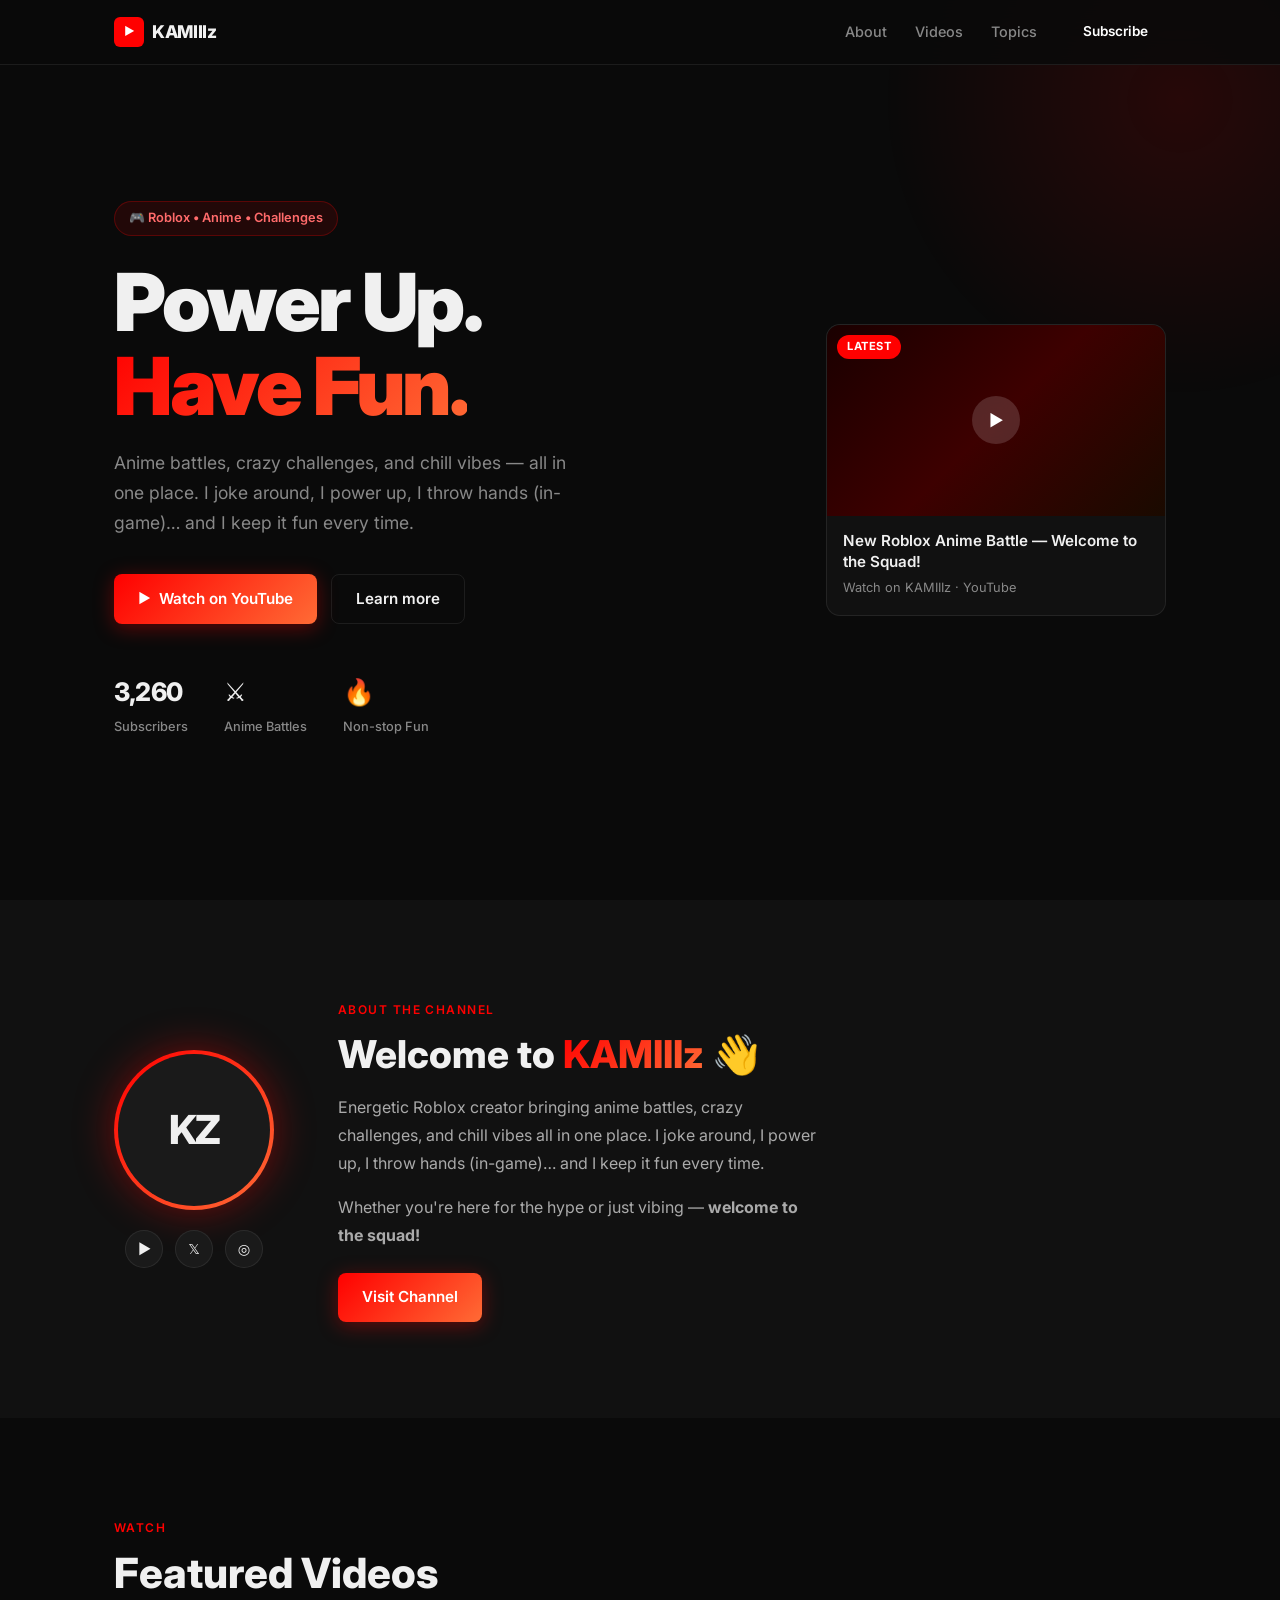
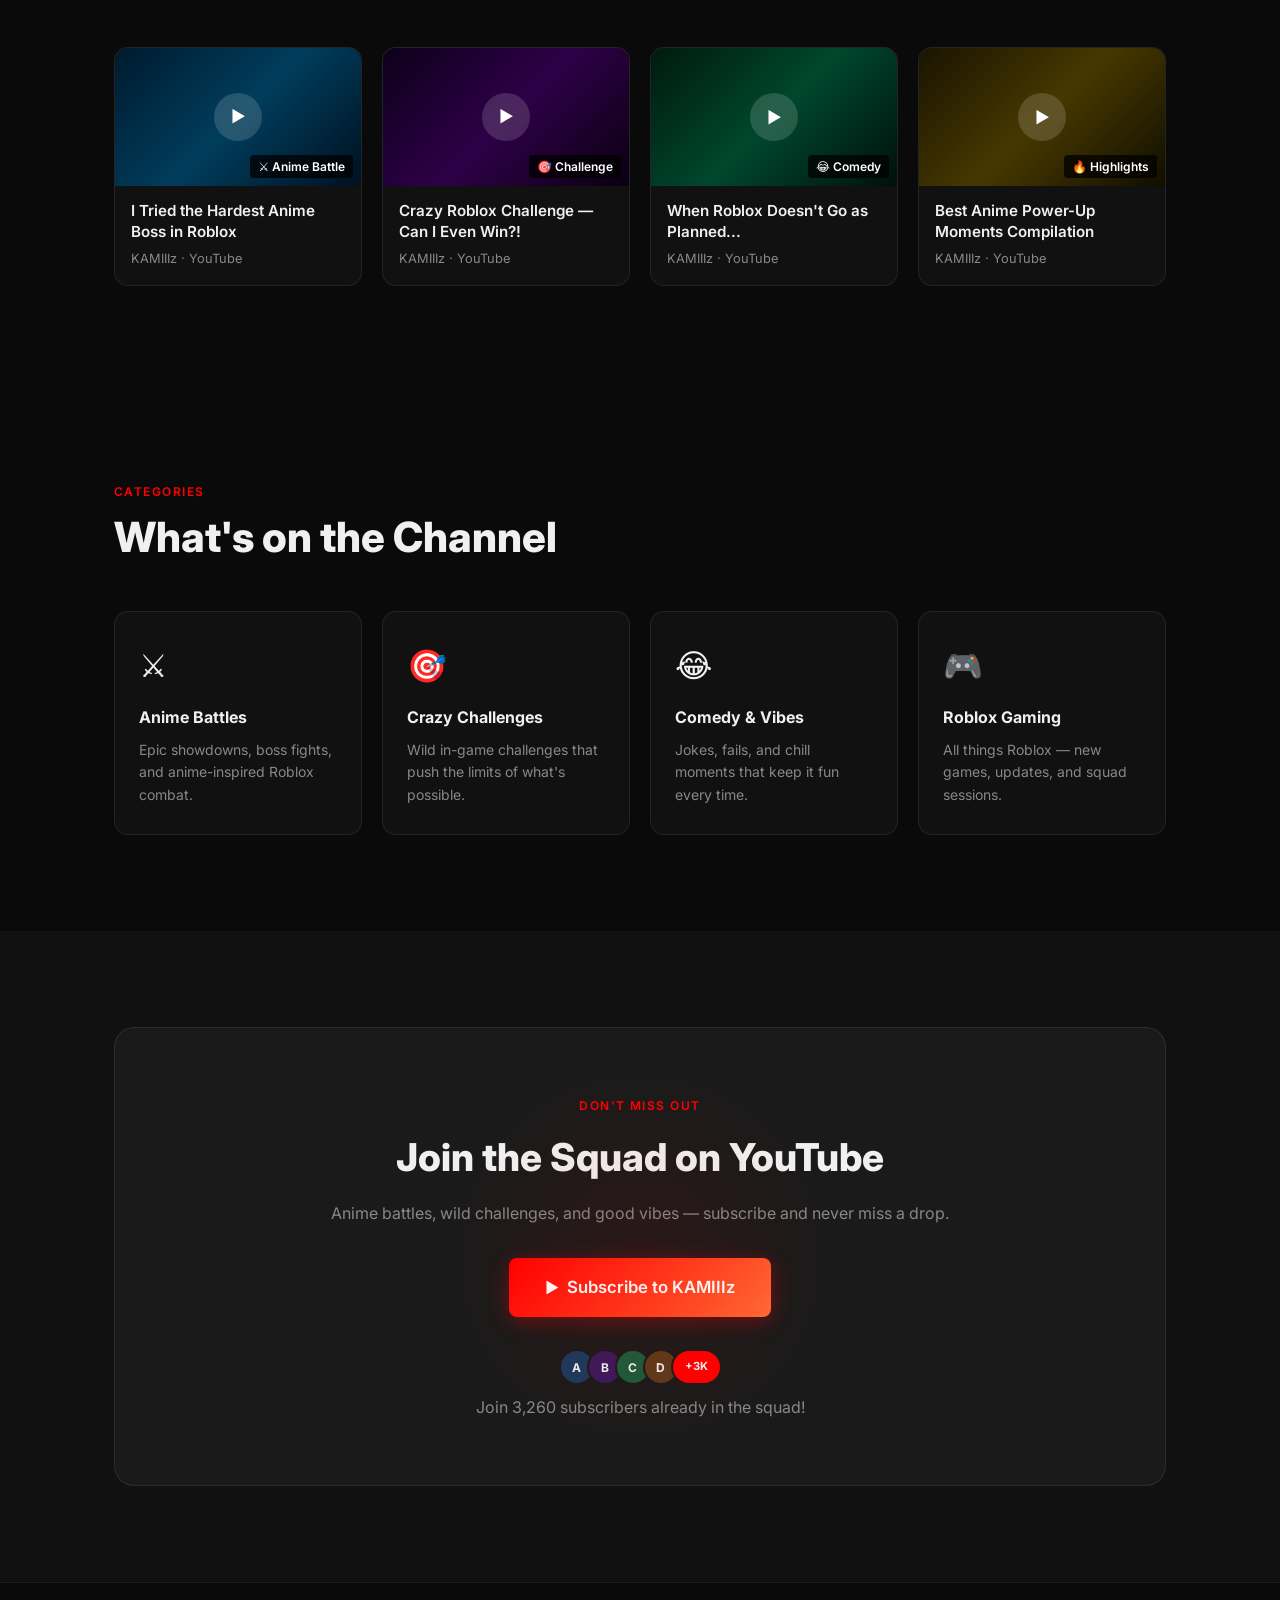
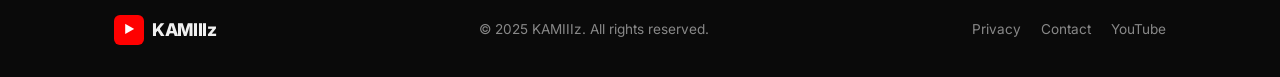
<file: index.html>
<!DOCTYPE html>
<html lang="en">
<head>
  <meta charset="UTF-8" />
  <meta name="viewport" content="width=device-width, initial-scale=1.0" />
  <title>KAMIIIz — YouTube</title>
  <link rel="stylesheet" href="style.css" />
  <link rel="preconnect" href="https://fonts.googleapis.com" />
  <link rel="preconnect" href="https://fonts.gstatic.com" crossorigin />
  <link href="https://fonts.googleapis.com/css2?family=Inter:wght@400;500;600;700;800;900&display=swap" rel="stylesheet" />
</head>
<body>

  <!-- NAV -->
  <header class="nav">
    <div class="nav__inner">
      <a href="#" class="nav__logo">
        <span class="logo-icon">▶</span>
        KAMIIIz
      </a>
      <nav class="nav__links">
        <a href="#about">About</a>
        <a href="#videos">Videos</a>
        <a href="#topics">Topics</a>
        <a href="#subscribe" class="btn btn--sm">Subscribe</a>
      </nav>
      <button class="nav__burger" aria-label="Toggle menu">&#9776;</button>
    </div>
  </header>

  <!-- HERO -->
  <section class="hero">
    <div class="hero__bg"></div>
    <div class="hero__content">
      <div class="hero__badge">🎮 Roblox • Anime • Challenges</div>
      <h1 class="hero__title">
        Power Up.<br />
        <span class="gradient-text">Have Fun.</span>
      </h1>
      <p class="hero__sub">
        Anime battles, crazy challenges, and chill vibes — all in one place.
        I joke around, I power up, I throw hands (in-game)… and I keep it fun every time.
      </p>
      <div class="hero__actions">
        <a href="https://www.youtube.com/@KAMIIIz" target="_blank" rel="noopener" class="btn btn--primary">
          <span class="yt-icon">▶</span> Watch on YouTube
        </a>
        <a href="#about" class="btn btn--ghost">Learn more</a>
      </div>
      <div class="hero__stats">
        <div class="stat">
          <span class="stat__num">3,260</span>
          <span class="stat__label">Subscribers</span>
        </div>
        <div class="stat">
          <span class="stat__num">⚔️</span>
          <span class="stat__label">Anime Battles</span>
        </div>
        <div class="stat">
          <span class="stat__num">🔥</span>
          <span class="stat__label">Non-stop Fun</span>
        </div>
      </div>
    </div>
    <div class="hero__visual">
      <div class="video-card featured">
        <div class="video-card__thumb">
          <div class="play-btn">▶</div>
          <span class="video-card__badge">Latest</span>
        </div>
        <div class="video-card__info">
          <p class="video-card__title">New Roblox Anime Battle — Welcome to the Squad!</p>
          <p class="video-card__meta">Watch on KAMIIIz · YouTube</p>
        </div>
      </div>
    </div>
  </section>

  <!-- ABOUT -->
  <section class="about section" id="about">
    <div class="container">
      <div class="about__grid">
        <div class="about__avatar">
          <div class="avatar-ring">
            <div class="avatar-img">KZ</div>
          </div>
          <div class="about__socials">
            <a href="https://www.youtube.com/@KAMIIIz" target="_blank" rel="noopener" aria-label="YouTube">▶</a>
            <a href="#" aria-label="Twitter">𝕏</a>
            <a href="#" aria-label="Instagram">◎</a>
          </div>
        </div>
        <div class="about__text">
          <span class="section-label">About the Channel</span>
          <h2>Welcome to <span class="gradient-text">KAMIIIz</span> 👋</h2>
          <p>
            Energetic Roblox creator bringing anime battles, crazy challenges, and chill vibes
            all in one place. I joke around, I power up, I throw hands (in-game)… and I keep
            it fun every time.
          </p>
          <p>
            Whether you're here for the hype or just vibing — <strong>welcome to the squad!</strong>
          </p>
          <a href="https://www.youtube.com/@KAMIIIz" target="_blank" rel="noopener" class="btn btn--primary">
            Visit Channel
          </a>
        </div>
      </div>
    </div>
  </section>

  <!-- FEATURED VIDEOS -->
  <section class="videos section" id="videos">
    <div class="container">
      <span class="section-label">Watch</span>
      <h2 class="section-title">Featured Videos</h2>
      <div class="videos__grid">

        <div class="video-card">
          <div class="video-card__thumb thumb--1">
            <div class="play-btn">▶</div>
            <span class="video-card__duration">⚔️ Anime Battle</span>
          </div>
          <div class="video-card__info">
            <p class="video-card__title">I Tried the Hardest Anime Boss in Roblox</p>
            <p class="video-card__meta">KAMIIIz · YouTube</p>
          </div>
        </div>

        <div class="video-card">
          <div class="video-card__thumb thumb--2">
            <div class="play-btn">▶</div>
            <span class="video-card__duration">🎯 Challenge</span>
          </div>
          <div class="video-card__info">
            <p class="video-card__title">Crazy Roblox Challenge — Can I Even Win?!</p>
            <p class="video-card__meta">KAMIIIz · YouTube</p>
          </div>
        </div>

        <div class="video-card">
          <div class="video-card__thumb thumb--3">
            <div class="play-btn">▶</div>
            <span class="video-card__duration">😂 Comedy</span>
          </div>
          <div class="video-card__info">
            <p class="video-card__title">When Roblox Doesn't Go as Planned...</p>
            <p class="video-card__meta">KAMIIIz · YouTube</p>
          </div>
        </div>

        <div class="video-card">
          <div class="video-card__thumb thumb--4">
            <div class="play-btn">▶</div>
            <span class="video-card__duration">🔥 Highlights</span>
          </div>
          <div class="video-card__info">
            <p class="video-card__title">Best Anime Power-Up Moments Compilation</p>
            <p class="video-card__meta">KAMIIIz · YouTube</p>
          </div>
        </div>

      </div>
    </div>
  </section>

  <!-- TOPICS -->
  <section class="topics section" id="topics">
    <div class="container">
      <span class="section-label">Categories</span>
      <h2 class="section-title">What's on the Channel</h2>
      <div class="topics__grid">
        <div class="topic-card">
          <span class="topic-icon">⚔️</span>
          <h3>Anime Battles</h3>
          <p>Epic showdowns, boss fights, and anime-inspired Roblox combat.</p>
        </div>
        <div class="topic-card">
          <span class="topic-icon">🎯</span>
          <h3>Crazy Challenges</h3>
          <p>Wild in-game challenges that push the limits of what's possible.</p>
        </div>
        <div class="topic-card">
          <span class="topic-icon">😂</span>
          <h3>Comedy & Vibes</h3>
          <p>Jokes, fails, and chill moments that keep it fun every time.</p>
        </div>
        <div class="topic-card">
          <span class="topic-icon">🎮</span>
          <h3>Roblox Gaming</h3>
          <p>All things Roblox — new games, updates, and squad sessions.</p>
        </div>
      </div>
    </div>
  </section>

  <!-- SUBSCRIBE CTA -->
  <section class="subscribe section" id="subscribe">
    <div class="container">
      <div class="subscribe__box">
        <div class="subscribe__glow"></div>
        <span class="section-label">Don't miss out</span>
        <h2>Join the Squad on YouTube</h2>
        <p>Anime battles, wild challenges, and good vibes — subscribe and never miss a drop.</p>
        <a href="https://www.youtube.com/@KAMIIIz" target="_blank" rel="noopener" class="btn btn--primary btn--lg">
          <span class="yt-icon">▶</span> Subscribe to KAMIIIz
        </a>
        <div class="subscribe__avatars">
          <div class="sub-avatar">A</div>
          <div class="sub-avatar">B</div>
          <div class="sub-avatar">C</div>
          <div class="sub-avatar">D</div>
          <div class="sub-avatar">+3K</div>
        </div>
        <p class="subscribe__social-proof">Join 3,260 subscribers already in the squad!</p>
      </div>
    </div>
  </section>

  <!-- FOOTER -->
  <footer class="footer">
    <div class="container footer__inner">
      <a href="#" class="nav__logo">
        <span class="logo-icon">▶</span>
        KAMIIIz
      </a>
      <p class="footer__copy">© 2025 KAMIIIz. All rights reserved.</p>
      <div class="footer__links">
        <a href="#">Privacy</a>
        <a href="#">Contact</a>
        <a href="https://www.youtube.com/@KAMIIIz" target="_blank" rel="noopener">YouTube</a>
      </div>
    </div>
  </footer>

  <script src="script.js"></script>
</body>
</html>
</file>
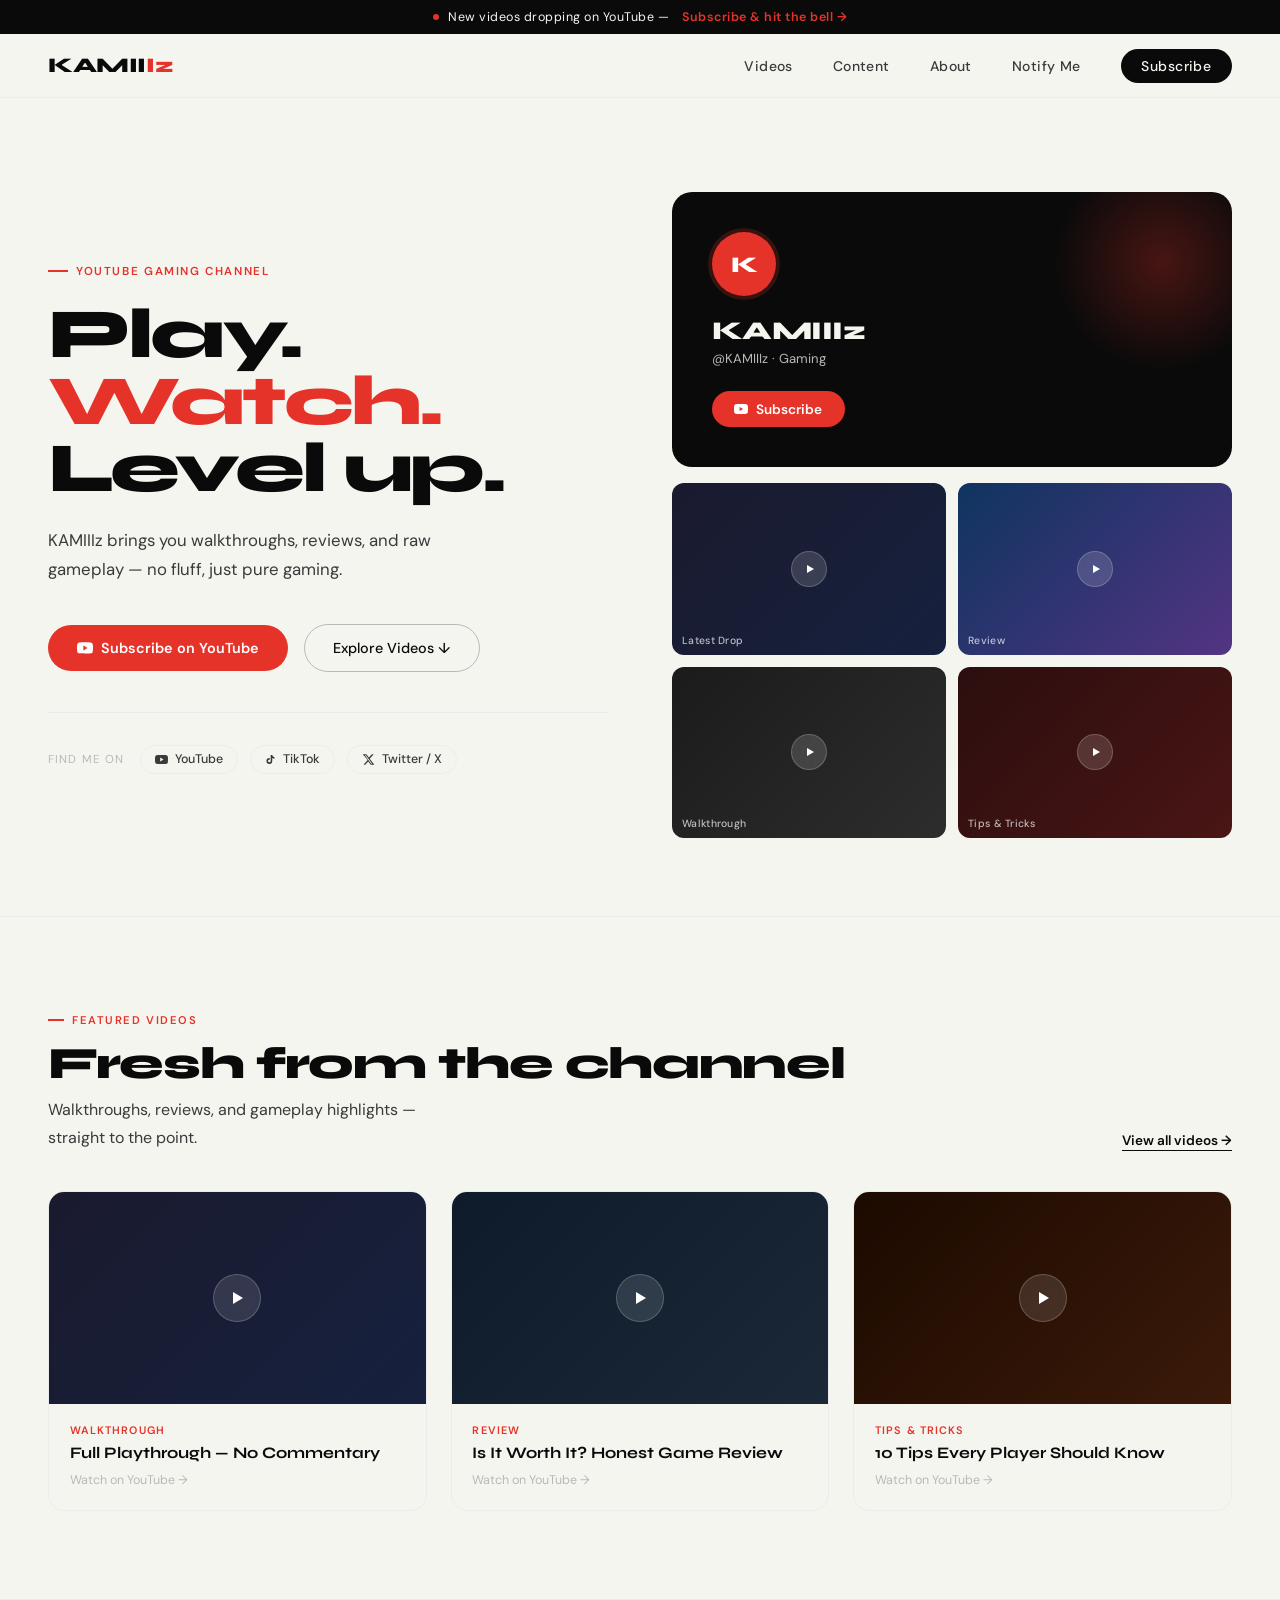
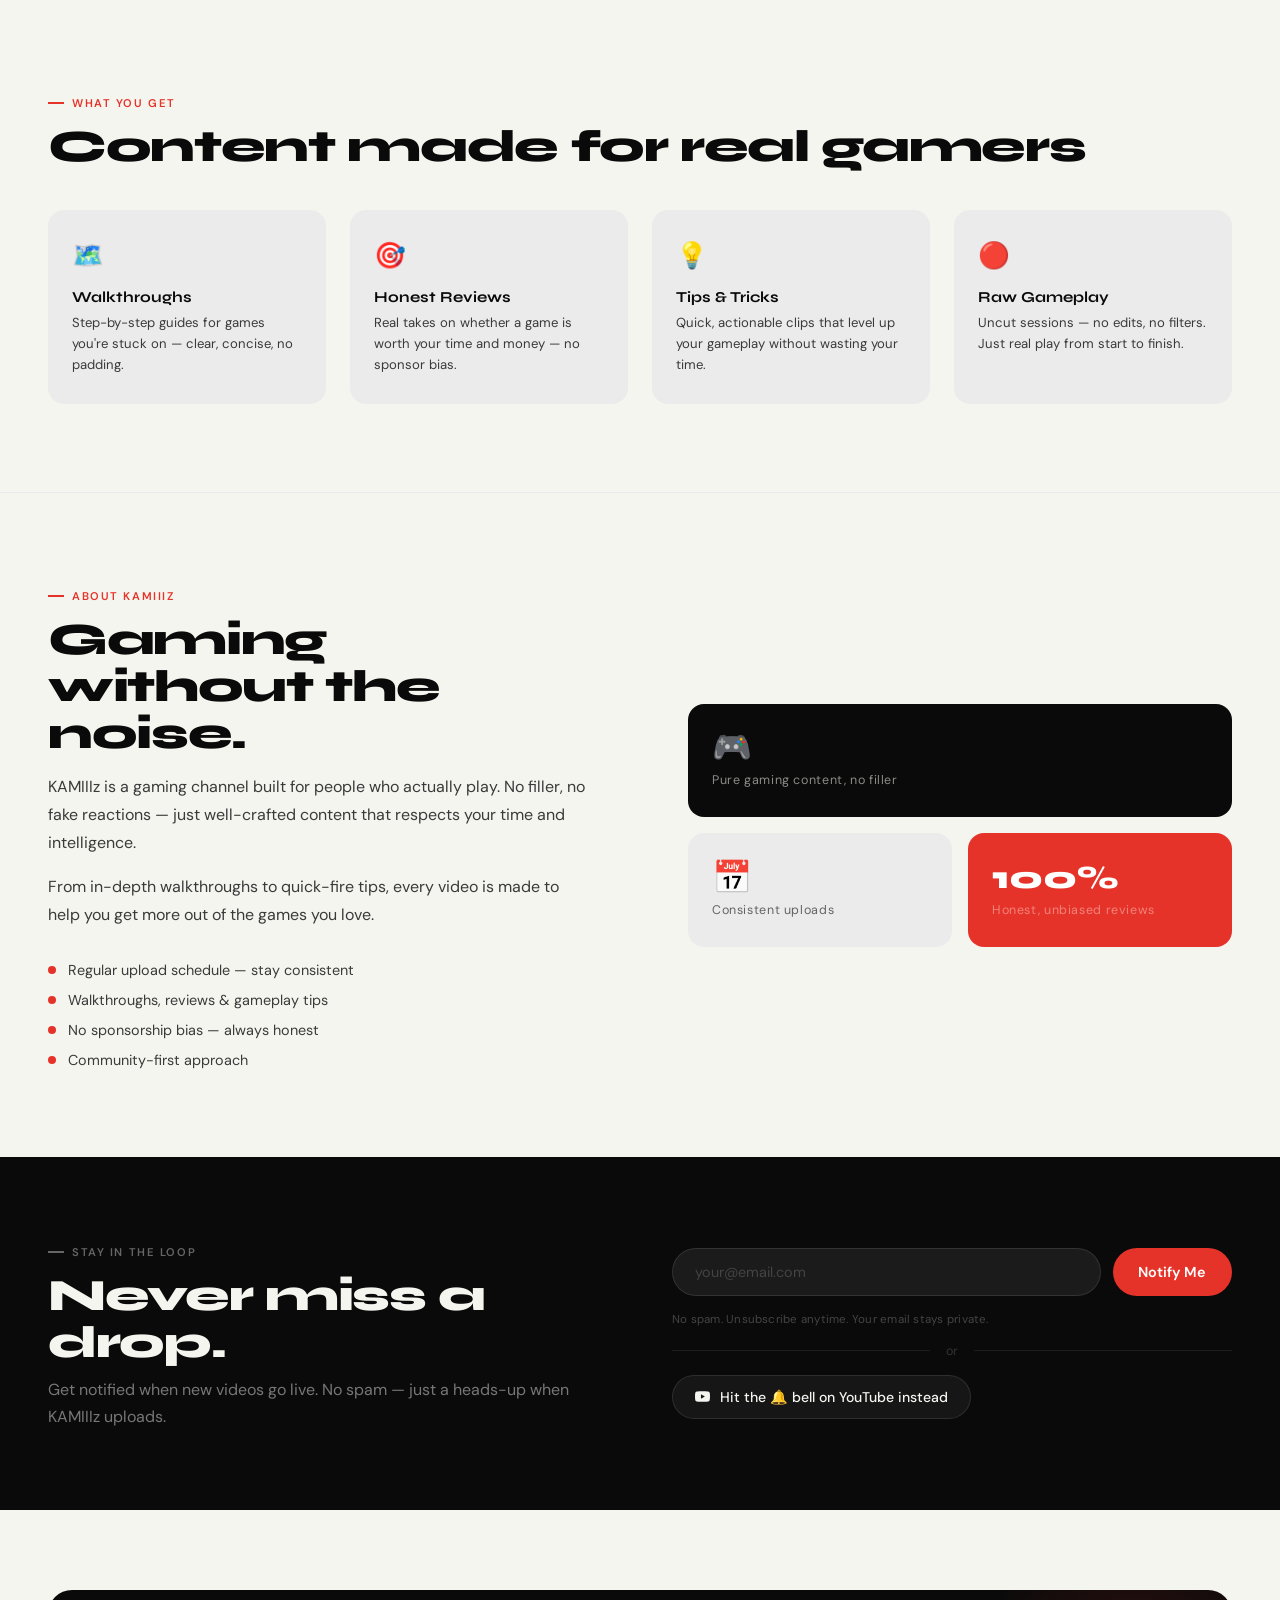
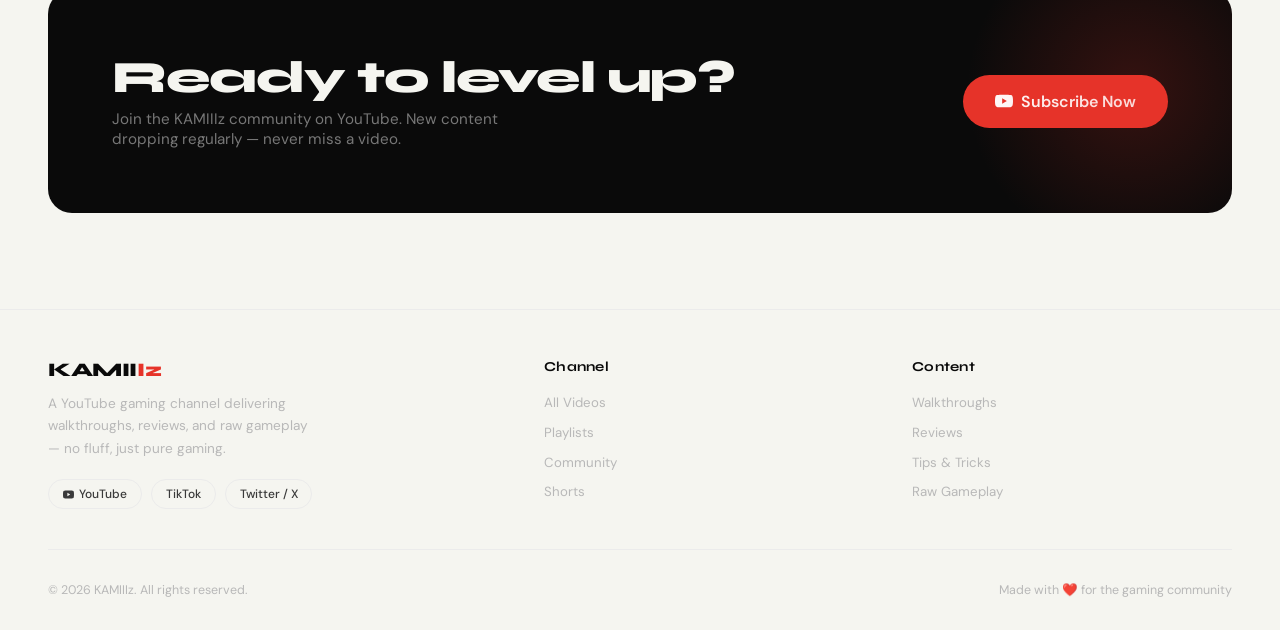
<file: kamiiz-landing.html>
<!DOCTYPE html>
<html lang="en">
<head>
  <meta charset="UTF-8" />
  <meta name="viewport" content="width=device-width, initial-scale=1.0" />
  <title>KAMIIIz — Gaming Channel</title>
  <meta name="description" content="KAMIIIz — YouTube gaming channel. Walkthroughs, reviews, and raw gameplay. No fluff, just pure gaming." />
  <link href="https://fonts.googleapis.com/css2?family=Syne:wght@400;600;700;800&family=DM+Sans:ital,wght@0,300;0,400;0,500;1,400&display=swap" rel="stylesheet" />
  <style>
    *, *::before, *::after { box-sizing: border-box; margin: 0; padding: 0; }

    :root {
      --black: #0a0a0a;
      --white: #f5f5f0;
      --grey-light: #ebebeb;
      --grey-mid: #b8b8b8;
      --grey-dark: #3a3a3a;
      --red: #e63329;
    }

    html { scroll-behavior: smooth; }

    body {
      background: var(--white);
      color: var(--black);
      font-family: 'DM Sans', sans-serif;
      font-weight: 400;
      overflow-x: hidden;
    }

    /* ── ANNOUNCEMENT BAR ── */
    .announce-bar {
      background: var(--black);
      color: var(--white);
      text-align: center;
      padding: 0.55rem 1rem;
      font-size: 0.78rem;
      letter-spacing: 0.04em;
      display: flex;
      align-items: center;
      justify-content: center;
      gap: 0.6rem;
    }
    .announce-bar a { color: var(--red); text-decoration: none; font-weight: 600; }
    .announce-bar a:hover { text-decoration: underline; }
    .announce-dot {
      width: 6px; height: 6px;
      background: var(--red);
      border-radius: 50%;
      animation: pulse 1.8s ease-in-out infinite;
      flex-shrink: 0;
    }
    @keyframes pulse {
      0%, 100% { opacity: 1; transform: scale(1); }
      50% { opacity: 0.4; transform: scale(0.7); }
    }

    /* ── NAV ── */
    nav {
      position: sticky;
      top: 0; z-index: 100;
      display: flex;
      align-items: center;
      justify-content: space-between;
      padding: 1.2rem 3rem;
      background: rgba(245,245,240,0.92);
      backdrop-filter: blur(14px);
      border-bottom: 1px solid var(--grey-light);
      animation: fadeDown 0.6s ease both;
    }
    .nav-logo {
      font-family: 'Syne', sans-serif;
      font-weight: 800;
      font-size: 1.3rem;
      letter-spacing: -0.02em;
      color: var(--black);
      text-decoration: none;
    }
    .nav-logo span { color: var(--red); }
    nav ul { list-style: none; display: flex; gap: 2.5rem; align-items: center; }
    nav ul a {
      text-decoration: none;
      font-size: 0.875rem;
      font-weight: 500;
      color: var(--grey-dark);
      letter-spacing: 0.03em;
      transition: color 0.2s;
    }
    nav ul a:hover { color: var(--red); }
    .nav-cta {
      background: var(--black) !important;
      color: var(--white) !important;
      padding: 0.5rem 1.3rem;
      border-radius: 100px;
      transition: background 0.2s !important;
    }
    .nav-cta:hover { background: var(--red) !important; }

    /* ── HERO ── */
    .hero {
      min-height: calc(100vh - 82px);
      display: grid;
      grid-template-columns: 1fr 1fr;
      align-items: center;
      padding: 5rem 3rem 4rem;
      gap: 4rem;
      max-width: 1280px;
      margin: 0 auto;
    }
    .hero-left { animation: fadeUp 0.8s 0.15s ease both; }

    .hero-tag {
      display: inline-flex;
      align-items: center;
      gap: 0.5rem;
      font-size: 0.72rem;
      font-weight: 600;
      letter-spacing: 0.14em;
      text-transform: uppercase;
      color: var(--red);
      margin-bottom: 1.4rem;
    }
    .hero-tag::before { content: ''; display: block; width: 20px; height: 2px; background: var(--red); }

    h1 {
      font-family: 'Syne', sans-serif;
      font-weight: 800;
      font-size: clamp(3rem, 5.5vw, 5.5rem);
      line-height: 0.95;
      letter-spacing: -0.04em;
      color: var(--black);
      margin-bottom: 1.5rem;
    }
    h1 .highlight { color: var(--red); }

    .hero-sub {
      font-size: 1.05rem;
      line-height: 1.75;
      color: var(--grey-dark);
      max-width: 420px;
      margin-bottom: 2.5rem;
    }

    .hero-actions { display: flex; gap: 1rem; align-items: center; flex-wrap: wrap; }

    .btn-primary {
      display: inline-flex;
      align-items: center;
      gap: 0.5rem;
      background: var(--red);
      color: #fff;
      text-decoration: none;
      font-size: 0.9rem;
      font-weight: 600;
      padding: 0.85rem 1.8rem;
      border-radius: 100px;
      transition: background 0.2s, transform 0.15s;
    }
    .btn-primary:hover { background: #c42920; transform: translateY(-1px); }

    .btn-secondary {
      display: inline-flex;
      align-items: center;
      gap: 0.5rem;
      background: transparent;
      color: var(--black);
      text-decoration: none;
      font-size: 0.9rem;
      font-weight: 500;
      padding: 0.85rem 1.8rem;
      border-radius: 100px;
      border: 1.5px solid var(--grey-mid);
      transition: border-color 0.2s, transform 0.15s;
    }
    .btn-secondary:hover { border-color: var(--black); transform: translateY(-1px); }

    .hero-socials {
      display: flex;
      gap: 0.75rem;
      margin-top: 2.5rem;
      padding-top: 2rem;
      border-top: 1px solid var(--grey-light);
      align-items: center;
      flex-wrap: wrap;
    }
    .hero-socials span { font-size: 0.72rem; text-transform: uppercase; letter-spacing: 0.1em; color: var(--grey-mid); margin-right: 0.2rem; }
    .social-pill {
      display: inline-flex;
      align-items: center;
      gap: 0.4rem;
      padding: 0.35rem 0.9rem;
      border-radius: 100px;
      border: 1.5px solid var(--grey-light);
      font-size: 0.78rem;
      font-weight: 500;
      color: var(--grey-dark);
      text-decoration: none;
      transition: border-color 0.2s, color 0.2s;
    }
    .social-pill:hover { border-color: var(--black); color: var(--black); }
    .social-pill.yt:hover { border-color: var(--red); color: var(--red); }

    /* Hero right */
    .hero-right { animation: fadeUp 0.8s 0.35s ease both; display: flex; flex-direction: column; gap: 1rem; }

    .channel-card {
      background: var(--black);
      border-radius: 20px;
      padding: 2.5rem;
      color: var(--white);
      position: relative;
      overflow: hidden;
    }
    .channel-card::before {
      content: '';
      position: absolute;
      top: -40px; right: -40px;
      width: 220px; height: 220px;
      background: radial-gradient(circle, rgba(230,51,41,0.28) 0%, transparent 70%);
      border-radius: 50%;
    }
    .channel-avatar {
      width: 64px; height: 64px;
      border-radius: 50%;
      background: var(--red);
      display: flex; align-items: center; justify-content: center;
      font-family: 'Syne', sans-serif;
      font-weight: 800;
      font-size: 1.4rem;
      color: #fff;
      margin-bottom: 1.2rem;
      box-shadow: 0 0 0 4px rgba(230,51,41,0.2);
    }
    .channel-name-card { font-family: 'Syne', sans-serif; font-weight: 800; font-size: 1.6rem; letter-spacing: -0.02em; margin-bottom: 0.25rem; }
    .channel-handle { font-size: 0.82rem; color: var(--grey-mid); margin-bottom: 1.5rem; }
    .yt-subscribe-btn {
      display: inline-flex;
      align-items: center;
      gap: 0.5rem;
      background: var(--red);
      color: #fff;
      font-size: 0.85rem;
      font-weight: 600;
      padding: 0.6rem 1.4rem;
      border-radius: 100px;
      text-decoration: none;
      transition: background 0.2s;
    }
    .yt-subscribe-btn:hover { background: #c42920; }

    .mini-videos { display: grid; grid-template-columns: 1fr 1fr; gap: 0.75rem; }
    .mini-video {
      border-radius: 12px;
      aspect-ratio: 16/10;
      display: flex; align-items: center; justify-content: center;
      position: relative;
      overflow: hidden;
      cursor: pointer;
      transition: transform 0.2s;
      text-decoration: none;
    }
    .mini-video:hover { transform: scale(1.03); }
    .mini-video:nth-child(1) { background: linear-gradient(135deg,#1a1a2e,#16213e); }
    .mini-video:nth-child(2) { background: linear-gradient(135deg,#0f3460,#533483); }
    .mini-video:nth-child(3) { background: linear-gradient(135deg,#1b1b1b,#2d2d2d); }
    .mini-video:nth-child(4) { background: linear-gradient(135deg,#2c0e0e,#4a1515); }
    .play-icon {
      width: 36px; height: 36px;
      background: rgba(255,255,255,0.15);
      backdrop-filter: blur(4px);
      border-radius: 50%;
      display: flex; align-items: center; justify-content: center;
      border: 1px solid rgba(255,255,255,0.2);
      transition: background 0.2s, border-color 0.2s;
    }
    .mini-video:hover .play-icon { background: var(--red); border-color: var(--red); }
    .play-icon svg { margin-left: 2px; }
    .mini-video-label { position: absolute; bottom: 8px; left: 10px; font-size: 0.65rem; font-weight: 500; color: rgba(255,255,255,0.7); letter-spacing: 0.03em; }

    /* ── SHARED SECTION ── */
    section { padding: 5.5rem 3rem; max-width: 1280px; margin: 0 auto; }

    .section-header { display: flex; align-items: flex-end; justify-content: space-between; gap: 2rem; margin-bottom: 2.5rem; flex-wrap: wrap; }

    .section-tag {
      display: inline-flex;
      align-items: center;
      gap: 0.5rem;
      font-size: 0.7rem;
      font-weight: 600;
      letter-spacing: 0.14em;
      text-transform: uppercase;
      color: var(--red);
      margin-bottom: 0.8rem;
    }
    .section-tag::before { content: ''; display: block; width: 16px; height: 2px; background: var(--red); }

    h2 {
      font-family: 'Syne', sans-serif;
      font-weight: 800;
      font-size: clamp(1.9rem, 3.5vw, 2.8rem);
      letter-spacing: -0.03em;
      line-height: 1.05;
      color: var(--black);
    }
    .section-desc { font-size: 1rem; color: var(--grey-dark); line-height: 1.7; max-width: 420px; margin-top: 0.6rem; }

    .divider { height: 1px; background: var(--grey-light); max-width: 1280px; margin: 0 auto; }

    /* ── VIDEO CARDS ── */
    .content-grid { display: grid; grid-template-columns: repeat(3, 1fr); gap: 1.5rem; }
    .content-card {
      border: 1.5px solid var(--grey-light);
      border-radius: 16px;
      overflow: hidden;
      transition: border-color 0.2s, transform 0.2s, box-shadow 0.2s;
      text-decoration: none;
      color: inherit;
      display: block;
    }
    .content-card:hover { border-color: var(--black); transform: translateY(-3px); box-shadow: 0 8px 28px rgba(0,0,0,0.07); }
    .card-thumb { aspect-ratio: 16/9; display: flex; align-items: center; justify-content: center; }
    .content-card:nth-child(1) .card-thumb { background: linear-gradient(135deg,#1a1a2e,#16213e); }
    .content-card:nth-child(2) .card-thumb { background: linear-gradient(135deg,#0d1b2a,#1b2838); }
    .content-card:nth-child(3) .card-thumb { background: linear-gradient(135deg,#1c0a00,#3b1a0a); }
    .card-play {
      width: 48px; height: 48px;
      background: rgba(255,255,255,0.12);
      border: 1px solid rgba(255,255,255,0.2);
      border-radius: 50%;
      display: flex; align-items: center; justify-content: center;
      backdrop-filter: blur(4px);
      transition: background 0.2s, border-color 0.2s;
    }
    .content-card:hover .card-play { background: var(--red); border-color: var(--red); }
    .card-body { padding: 1.2rem 1.3rem 1.4rem; }
    .card-category { font-size: 0.68rem; text-transform: uppercase; letter-spacing: 0.1em; color: var(--red); font-weight: 600; margin-bottom: 0.4rem; }
    .card-title { font-family: 'Syne', sans-serif; font-weight: 700; font-size: 1rem; line-height: 1.3; color: var(--black); margin-bottom: 0.5rem; }
    .card-meta { font-size: 0.78rem; color: var(--grey-mid); }

    .view-all {
      display: inline-flex;
      align-items: center;
      gap: 0.4rem;
      font-size: 0.85rem;
      font-weight: 600;
      color: var(--black);
      text-decoration: none;
      border-bottom: 1.5px solid var(--black);
      padding-bottom: 1px;
      transition: color 0.2s, border-color 0.2s;
      white-space: nowrap;
    }
    .view-all:hover { color: var(--red); border-color: var(--red); }

    /* ── WHAT TO EXPECT ── */
    .expect-grid { display: grid; grid-template-columns: repeat(4,1fr); gap: 1.5rem; }
    .expect-card {
      padding: 1.8rem 1.5rem;
      border-radius: 16px;
      background: var(--grey-light);
      transition: background 0.25s, transform 0.2s, color 0.25s;
      cursor: default;
    }
    .expect-card:hover { background: var(--black); transform: translateY(-2px); }
    .expect-card:hover .expect-title { color: var(--white); }
    .expect-card:hover .expect-desc { color: rgba(255,255,255,0.5); }
    .expect-icon { font-size: 1.6rem; margin-bottom: 1rem; display: block; }
    .expect-title { font-family: 'Syne', sans-serif; font-weight: 700; font-size: 0.95rem; color: var(--black); margin-bottom: 0.4rem; transition: color 0.25s; }
    .expect-desc { font-size: 0.82rem; color: var(--grey-dark); line-height: 1.6; transition: color 0.25s; }

    /* ── ABOUT ── */
    .about-grid { display: grid; grid-template-columns: 1fr 1fr; gap: 6rem; align-items: center; }
    .about-visual { display: grid; grid-template-columns: 1fr 1fr; gap: 1rem; }
    .about-box { border-radius: 16px; padding: 1.8rem 1.5rem; display: flex; flex-direction: column; gap: 0.5rem; }
    .about-box:nth-child(1) { background: var(--black); color: var(--white); grid-column: span 2; }
    .about-box:nth-child(2) { background: var(--grey-light); }
    .about-box:nth-child(3) { background: var(--red); color: #fff; }
    .box-num { font-family: 'Syne', sans-serif; font-weight: 800; font-size: 2rem; line-height: 1; }
    .box-label { font-size: 0.78rem; opacity: 0.6; letter-spacing: 0.05em; }
    .about-text { font-size: 1rem; line-height: 1.75; color: var(--grey-dark); }
    .about-features { margin-top: 2rem; display: flex; flex-direction: column; gap: 0.75rem; }
    .feature-row { display: flex; align-items: center; gap: 0.75rem; font-size: 0.9rem; color: var(--grey-dark); }
    .feature-dot { width: 8px; height: 8px; background: var(--red); border-radius: 50%; flex-shrink: 0; }

    /* ── NOTIFY SECTION ── */
    .notify-section { background: var(--black); padding: 5rem 3rem; }
    .notify-inner { max-width: 1280px; margin: 0 auto; display: grid; grid-template-columns: 1fr 1fr; gap: 4rem; align-items: center; }
    .notify-inner h2 { color: var(--white); }
    .notify-inner .section-tag { color: #666; }
    .notify-inner .section-tag::before { background: #666; }
    .notify-sub { font-size: 1rem; color: #777; line-height: 1.7; margin-top: 0.6rem; }
    .notify-form { display: flex; flex-direction: column; gap: 1rem; }
    .notify-input-row { display: flex; gap: 0.75rem; }
    .notify-input {
      flex: 1;
      background: rgba(255,255,255,0.07);
      border: 1.5px solid rgba(255,255,255,0.1);
      border-radius: 100px;
      padding: 0.85rem 1.4rem;
      color: var(--white);
      font-family: 'DM Sans', sans-serif;
      font-size: 0.9rem;
      outline: none;
      transition: border-color 0.2s;
    }
    .notify-input::placeholder { color: #444; }
    .notify-input:focus { border-color: rgba(255,255,255,0.3); }
    .notify-btn {
      background: var(--red);
      color: #fff;
      border: none;
      border-radius: 100px;
      padding: 0.85rem 1.6rem;
      font-family: 'DM Sans', sans-serif;
      font-size: 0.9rem;
      font-weight: 600;
      cursor: pointer;
      transition: background 0.2s;
      white-space: nowrap;
    }
    .notify-btn:hover { background: #c42920; }
    .notify-disclaimer { font-size: 0.72rem; color: #444; letter-spacing: 0.02em; }
    .notify-or { display: flex; align-items: center; gap: 1rem; color: #333; font-size: 0.78rem; }
    .notify-or::before, .notify-or::after { content: ''; flex: 1; height: 1px; background: #1e1e1e; }
    .notify-yt-link {
      display: inline-flex;
      align-items: center;
      gap: 0.6rem;
      background: rgba(255,255,255,0.05);
      border: 1.5px solid rgba(255,255,255,0.1);
      color: var(--white);
      text-decoration: none;
      font-size: 0.88rem;
      font-weight: 500;
      padding: 0.75rem 1.4rem;
      border-radius: 100px;
      transition: border-color 0.2s, background 0.2s;
      width: fit-content;
    }
    .notify-yt-link:hover { border-color: var(--red); background: rgba(230,51,41,0.1); }

    /* ── CTA BAND ── */
    .cta-wrap { padding: 5rem 3rem 0; }
    .cta-band {
      background: var(--black);
      border-radius: 24px;
      padding: 4rem;
      display: flex;
      align-items: center;
      justify-content: space-between;
      gap: 2rem;
      position: relative;
      overflow: hidden;
      max-width: calc(1280px - 6rem);
      margin: 0 auto 6rem;
    }
    .cta-band::before {
      content: '';
      position: absolute;
      right: -80px; top: -80px;
      width: 360px; height: 360px;
      background: radial-gradient(circle, rgba(230,51,41,0.2) 0%, transparent 65%);
      border-radius: 50%;
    }
    .cta-band h2 { color: var(--white); margin-bottom: 0.5rem; }
    .cta-band p { color: #777; font-size: 0.95rem; max-width: 400px; }

    /* ── FOOTER ── */
    .footer-wrap { border-top: 1px solid var(--grey-light); max-width: 1280px; margin: 0 auto; padding: 3rem 3rem 2rem; }
    .footer-top { display: grid; grid-template-columns: 1.4fr 1fr 1fr; gap: 3rem; padding-bottom: 2.5rem; border-bottom: 1px solid var(--grey-light); margin-bottom: 2rem; }
    .footer-brand .footer-logo { font-family: 'Syne', sans-serif; font-weight: 800; font-size: 1.2rem; letter-spacing: -0.02em; margin-bottom: 0.75rem; display: block; }
    .footer-logo span { color: var(--red); }
    .footer-brand p { font-size: 0.85rem; color: var(--grey-mid); line-height: 1.65; max-width: 260px; }
    .footer-socials { display: flex; gap: 0.6rem; margin-top: 1.2rem; flex-wrap: wrap; }
    .footer-social-link {
      display: inline-flex;
      align-items: center;
      gap: 0.35rem;
      padding: 0.35rem 0.85rem;
      border-radius: 100px;
      border: 1.5px solid var(--grey-light);
      font-size: 0.75rem;
      font-weight: 500;
      color: var(--grey-dark);
      text-decoration: none;
      transition: border-color 0.2s, color 0.2s;
    }
    .footer-social-link:hover { border-color: var(--black); color: var(--black); }
    .footer-social-link.yt:hover { border-color: var(--red); color: var(--red); }
    .footer-col h4 { font-family: 'Syne', sans-serif; font-weight: 700; font-size: 0.85rem; letter-spacing: 0.02em; margin-bottom: 1rem; }
    .footer-col ul { list-style: none; display: flex; flex-direction: column; gap: 0.55rem; }
    .footer-col ul a { font-size: 0.83rem; color: var(--grey-mid); text-decoration: none; transition: color 0.2s; }
    .footer-col ul a:hover { color: var(--black); }
    .footer-bottom { display: flex; align-items: center; justify-content: space-between; gap: 1rem; flex-wrap: wrap; }
    .footer-bottom p { font-size: 0.78rem; color: var(--grey-mid); }

    /* ── ANIMATIONS ── */
    @keyframes fadeDown { from { opacity:0; transform:translateY(-10px); } to { opacity:1; transform:translateY(0); } }
    @keyframes fadeUp   { from { opacity:0; transform:translateY(22px);  } to { opacity:1; transform:translateY(0); } }

    .reveal { opacity:0; transform:translateY(18px); transition: opacity 0.65s ease, transform 0.65s ease; }
    .reveal.visible { opacity:1; transform:translateY(0); }

    /* ── TOAST ── */
    .toast {
      position: fixed;
      bottom: 2rem; right: 2rem;
      background: var(--black);
      color: var(--white);
      padding: 0.85rem 1.4rem;
      border-radius: 12px;
      font-size: 0.85rem;
      font-weight: 500;
      display: flex; align-items: center; gap: 0.6rem;
      z-index: 999;
      transform: translateY(120%);
      opacity: 0;
      transition: transform 0.3s ease, opacity 0.3s ease;
      box-shadow: 0 8px 24px rgba(0,0,0,0.18);
    }
    .toast.show { transform: translateY(0); opacity: 1; }
    .toast-icon { color: var(--red); }

    /* ── RESPONSIVE ── */
    @media (max-width: 1024px) { .expect-grid { grid-template-columns: repeat(2,1fr); } }
    @media (max-width: 900px) {
      .hero { grid-template-columns:1fr; padding-top:3rem; gap:3rem; }
      .hero-right { order:-1; }
      nav ul { display:none; }
      .content-grid { grid-template-columns:1fr; }
      .about-grid { grid-template-columns:1fr; gap:3rem; }
      .notify-inner { grid-template-columns:1fr; gap:2.5rem; }
      .cta-band { flex-direction:column; text-align:center; padding:2.5rem; }
      section { padding:4rem 1.5rem; }
      nav { padding:1.2rem 1.5rem; }
      .footer-top { grid-template-columns:1fr; gap:2rem; }
      .footer-wrap { padding:2.5rem 1.5rem 1.5rem; }
      .footer-bottom { flex-direction:column; text-align:center; }
      .cta-wrap { padding:4rem 1.5rem 0; }
      .cta-band { margin-left:0; margin-right:0; }
      .notify-section { padding:4rem 1.5rem; }
      .notify-input-row { flex-direction:column; }
    }
    @media (max-width: 560px) {
      .expect-grid { grid-template-columns:1fr; }
      h1 { font-size:2.8rem; }
    }
  </style>
</head>
<body>

<!-- ANNOUNCEMENT BAR -->
<div class="announce-bar">
  <div class="announce-dot"></div>
  New videos dropping on YouTube —&nbsp;<a href="https://www.youtube.com/@KAMIIIz" target="_blank">Subscribe &amp; hit the bell →</a>
</div>

<!-- NAV -->
<nav>
  <a href="#" class="nav-logo">KAMII<span>Iz</span></a>
  <ul>
    <li><a href="#content">Videos</a></li>
    <li><a href="#expect">Content</a></li>
    <li><a href="#about">About</a></li>
    <li><a href="#notify">Notify Me</a></li>
    <li><a href="https://www.youtube.com/@KAMIIIz" target="_blank" class="nav-cta">Subscribe</a></li>
  </ul>
</nav>

<!-- HERO -->
<div class="hero">
  <div class="hero-left">
    <div class="hero-tag">YouTube Gaming Channel</div>
    <h1>Play.<br><span class="highlight">Watch.</span><br>Level up.</h1>
    <p class="hero-sub">KAMIIIz brings you walkthroughs, reviews, and raw gameplay — no fluff, just pure gaming.</p>
    <div class="hero-actions">
      <a href="https://www.youtube.com/@KAMIIIz" target="_blank" class="btn-primary">
        <svg width="16" height="16" viewBox="0 0 24 24" fill="currentColor"><path d="M23.498 6.186a3.016 3.016 0 0 0-2.122-2.136C19.505 3.545 12 3.545 12 3.545s-7.505 0-9.377.505A3.017 3.017 0 0 0 .502 6.186C0 8.07 0 12 0 12s0 3.93.502 5.814a3.016 3.016 0 0 0 2.122 2.136c1.871.505 9.376.505 9.376.505s7.505 0 9.377-.505a3.015 3.015 0 0 0 2.122-2.136C24 15.93 24 12 24 12s0-3.93-.502-5.814zM9.545 15.568V8.432L15.818 12l-6.273 3.568z"/></svg>
        Subscribe on YouTube
      </a>
      <a href="#content" class="btn-secondary">Explore Videos ↓</a>
    </div>
    <div class="hero-socials">
      <span>Find me on</span>
      <a href="https://www.youtube.com/@KAMIIIz" target="_blank" class="social-pill yt">
        <svg width="13" height="13" viewBox="0 0 24 24" fill="currentColor"><path d="M23.498 6.186a3.016 3.016 0 0 0-2.122-2.136C19.505 3.545 12 3.545 12 3.545s-7.505 0-9.377.505A3.017 3.017 0 0 0 .502 6.186C0 8.07 0 12 0 12s0 3.93.502 5.814a3.016 3.016 0 0 0 2.122 2.136c1.871.505 9.376.505 9.376.505s7.505 0 9.377-.505a3.015 3.015 0 0 0 2.122-2.136C24 15.93 24 12 24 12s0-3.93-.502-5.814zM9.545 15.568V8.432L15.818 12l-6.273 3.568z"/></svg>
        YouTube
      </a>
      <a href="https://www.tiktok.com/@kamiiz" target="_blank" class="social-pill">
        <svg width="11" height="13" viewBox="0 0 24 24" fill="currentColor"><path d="M19.59 6.69a4.83 4.83 0 0 1-3.77-4.25V2h-3.45v13.67a2.89 2.89 0 0 1-2.88 2.5 2.89 2.89 0 0 1-2.89-2.89 2.89 2.89 0 0 1 2.89-2.89c.28 0 .54.04.79.1V9.01a6.27 6.27 0 0 0-.79-.05 6.34 6.34 0 0 0-6.34 6.34 6.34 6.34 0 0 0 6.34 6.34 6.34 6.34 0 0 0 6.33-6.34V8.69a8.18 8.18 0 0 0 4.78 1.52V6.76a4.85 4.85 0 0 1-1.01-.07z"/></svg>
        TikTok
      </a>
      <a href="https://twitter.com/kamiiz" target="_blank" class="social-pill">
        <svg width="13" height="13" viewBox="0 0 24 24" fill="currentColor"><path d="M18.244 2.25h3.308l-7.227 8.26 8.502 11.24H16.17l-4.714-6.231-5.401 6.231H2.763l7.73-8.835L1.254 2.25H8.08l4.713 6.231zm-1.161 17.52h1.833L7.084 4.126H5.117z"/></svg>
        Twitter / X
      </a>
    </div>
  </div>

  <div class="hero-right">
    <div class="channel-card">
      <div class="channel-avatar">K</div>
      <div class="channel-name-card">KAMIIIz</div>
      <div class="channel-handle">@KAMIIIz · Gaming</div>
      <a href="https://www.youtube.com/@KAMIIIz" target="_blank" class="yt-subscribe-btn">
        <svg width="14" height="14" viewBox="0 0 24 24" fill="currentColor"><path d="M23.498 6.186a3.016 3.016 0 0 0-2.122-2.136C19.505 3.545 12 3.545 12 3.545s-7.505 0-9.377.505A3.017 3.017 0 0 0 .502 6.186C0 8.07 0 12 0 12s0 3.93.502 5.814a3.016 3.016 0 0 0 2.122 2.136c1.871.505 9.376.505 9.376.505s7.505 0 9.377-.505a3.015 3.015 0 0 0 2.122-2.136C24 15.93 24 12 24 12s0-3.93-.502-5.814zM9.545 15.568V8.432L15.818 12l-6.273 3.568z"/></svg>
        Subscribe
      </a>
    </div>
    <div class="mini-videos">
      <a href="https://www.youtube.com/@KAMIIIz" target="_blank" class="mini-video">
        <div class="play-icon"><svg width="12" height="12" viewBox="0 0 12 12" fill="white"><path d="M3 2l7 4-7 4V2z"/></svg></div>
        <div class="mini-video-label">Latest Drop</div>
      </a>
      <a href="https://www.youtube.com/@KAMIIIz" target="_blank" class="mini-video">
        <div class="play-icon"><svg width="12" height="12" viewBox="0 0 12 12" fill="white"><path d="M3 2l7 4-7 4V2z"/></svg></div>
        <div class="mini-video-label">Review</div>
      </a>
      <a href="https://www.youtube.com/@KAMIIIz" target="_blank" class="mini-video">
        <div class="play-icon"><svg width="12" height="12" viewBox="0 0 12 12" fill="white"><path d="M3 2l7 4-7 4V2z"/></svg></div>
        <div class="mini-video-label">Walkthrough</div>
      </a>
      <a href="https://www.youtube.com/@KAMIIIz" target="_blank" class="mini-video">
        <div class="play-icon"><svg width="12" height="12" viewBox="0 0 12 12" fill="white"><path d="M3 2l7 4-7 4V2z"/></svg></div>
        <div class="mini-video-label">Tips &amp; Tricks</div>
      </a>
    </div>
  </div>
</div>

<div class="divider"></div>

<!-- FEATURED VIDEOS -->
<section id="content">
  <div class="section-header reveal">
    <div>
      <div class="section-tag">Featured Videos</div>
      <h2>Fresh from the channel</h2>
      <p class="section-desc">Walkthroughs, reviews, and gameplay highlights — straight to the point.</p>
    </div>
    <a href="https://www.youtube.com/@KAMIIIz" target="_blank" class="view-all">View all videos →</a>
  </div>
  <div class="content-grid reveal">
    <a href="https://www.youtube.com/@KAMIIIz" target="_blank" class="content-card">
      <div class="card-thumb"><div class="card-play"><svg width="16" height="16" viewBox="0 0 16 16" fill="white"><path d="M4 2l10 6-10 6V2z"/></svg></div></div>
      <div class="card-body">
        <div class="card-category">Walkthrough</div>
        <div class="card-title">Full Playthrough — No Commentary</div>
        <div class="card-meta">Watch on YouTube →</div>
      </div>
    </a>
    <a href="https://www.youtube.com/@KAMIIIz" target="_blank" class="content-card">
      <div class="card-thumb"><div class="card-play"><svg width="16" height="16" viewBox="0 0 16 16" fill="white"><path d="M4 2l10 6-10 6V2z"/></svg></div></div>
      <div class="card-body">
        <div class="card-category">Review</div>
        <div class="card-title">Is It Worth It? Honest Game Review</div>
        <div class="card-meta">Watch on YouTube →</div>
      </div>
    </a>
    <a href="https://www.youtube.com/@KAMIIIz" target="_blank" class="content-card">
      <div class="card-thumb"><div class="card-play"><svg width="16" height="16" viewBox="0 0 16 16" fill="white"><path d="M4 2l10 6-10 6V2z"/></svg></div></div>
      <div class="card-body">
        <div class="card-category">Tips &amp; Tricks</div>
        <div class="card-title">10 Tips Every Player Should Know</div>
        <div class="card-meta">Watch on YouTube →</div>
      </div>
    </a>
  </div>
</section>

<div class="divider"></div>

<!-- WHAT TO EXPECT -->
<section id="expect">
  <div class="section-header reveal">
    <div>
      <div class="section-tag">What You Get</div>
      <h2>Content made for real gamers</h2>
    </div>
  </div>
  <div class="expect-grid reveal">
    <div class="expect-card">
      <span class="expect-icon">🗺️</span>
      <div class="expect-title">Walkthroughs</div>
      <div class="expect-desc">Step-by-step guides for games you're stuck on — clear, concise, no padding.</div>
    </div>
    <div class="expect-card">
      <span class="expect-icon">🎯</span>
      <div class="expect-title">Honest Reviews</div>
      <div class="expect-desc">Real takes on whether a game is worth your time and money — no sponsor bias.</div>
    </div>
    <div class="expect-card">
      <span class="expect-icon">💡</span>
      <div class="expect-title">Tips &amp; Tricks</div>
      <div class="expect-desc">Quick, actionable clips that level up your gameplay without wasting your time.</div>
    </div>
    <div class="expect-card">
      <span class="expect-icon">🔴</span>
      <div class="expect-title">Raw Gameplay</div>
      <div class="expect-desc">Uncut sessions — no edits, no filters. Just real play from start to finish.</div>
    </div>
  </div>
</section>

<div class="divider"></div>

<!-- ABOUT -->
<section id="about">
  <div class="about-grid">
    <div class="reveal">
      <div class="section-tag">About KAMIIIz</div>
      <h2>Gaming without the noise.</h2>
      <p class="about-text" style="margin-top:1rem;">KAMIIIz is a gaming channel built for people who actually play. No filler, no fake reactions — just well-crafted content that respects your time and intelligence.</p>
      <p class="about-text" style="margin-top:1rem;">From in-depth walkthroughs to quick-fire tips, every video is made to help you get more out of the games you love.</p>
      <div class="about-features">
        <div class="feature-row"><div class="feature-dot"></div>Regular upload schedule — stay consistent</div>
        <div class="feature-row"><div class="feature-dot"></div>Walkthroughs, reviews &amp; gameplay tips</div>
        <div class="feature-row"><div class="feature-dot"></div>No sponsorship bias — always honest</div>
        <div class="feature-row"><div class="feature-dot"></div>Community-first approach</div>
      </div>
    </div>
    <div class="about-visual reveal">
      <div class="about-box">
        <div class="box-num">🎮</div>
        <div class="box-label" style="opacity:0.55;color:var(--white);">Pure gaming content, no filler</div>
      </div>
      <div class="about-box">
        <div class="box-num">📅</div>
        <div class="box-label">Consistent uploads</div>
      </div>
      <div class="about-box">
        <div class="box-num" style="color:#fff;">100%</div>
        <div class="box-label" style="color:rgba(255,255,255,0.65);">Honest, unbiased reviews</div>
      </div>
    </div>
  </div>
</section>

<!-- NOTIFY -->
<div class="notify-section" id="notify">
  <div class="notify-inner">
    <div class="reveal">
      <div class="section-tag">Stay in the Loop</div>
      <h2>Never miss a drop.</h2>
      <p class="notify-sub">Get notified when new videos go live. No spam — just a heads-up when KAMIIIz uploads.</p>
    </div>
    <div class="notify-form reveal">
      <div class="notify-input-row">
        <input class="notify-input" type="email" id="notifyEmail" placeholder="your@email.com" />
        <button class="notify-btn" onclick="handleNotify()">Notify Me</button>
      </div>
      <p class="notify-disclaimer">No spam. Unsubscribe anytime. Your email stays private.</p>
      <div class="notify-or">or</div>
      <a href="https://www.youtube.com/@KAMIIIz" target="_blank" class="notify-yt-link">
        <svg width="15" height="15" viewBox="0 0 24 24" fill="currentColor"><path d="M23.498 6.186a3.016 3.016 0 0 0-2.122-2.136C19.505 3.545 12 3.545 12 3.545s-7.505 0-9.377.505A3.017 3.017 0 0 0 .502 6.186C0 8.07 0 12 0 12s0 3.93.502 5.814a3.016 3.016 0 0 0 2.122 2.136c1.871.505 9.376.505 9.376.505s7.505 0 9.377-.505a3.015 3.015 0 0 0 2.122-2.136C24 15.93 24 12 24 12s0-3.93-.502-5.814zM9.545 15.568V8.432L15.818 12l-6.273 3.568z"/></svg>
        Hit the 🔔 bell on YouTube instead
      </a>
    </div>
  </div>
</div>

<!-- CTA BAND -->
<div class="cta-wrap">
  <div class="cta-band reveal">
    <div>
      <h2>Ready to level up?</h2>
      <p>Join the KAMIIIz community on YouTube. New content dropping regularly — never miss a video.</p>
    </div>
    <a href="https://www.youtube.com/@KAMIIIz" target="_blank" class="btn-primary" style="font-size:1rem;padding:1rem 2rem;flex-shrink:0;">
      <svg width="18" height="18" viewBox="0 0 24 24" fill="currentColor"><path d="M23.498 6.186a3.016 3.016 0 0 0-2.122-2.136C19.505 3.545 12 3.545 12 3.545s-7.505 0-9.377.505A3.017 3.017 0 0 0 .502 6.186C0 8.07 0 12 0 12s0 3.93.502 5.814a3.016 3.016 0 0 0 2.122 2.136c1.871.505 9.376.505 9.376.505s7.505 0 9.377-.505a3.015 3.015 0 0 0 2.122-2.136C24 15.93 24 12 24 12s0-3.93-.502-5.814zM9.545 15.568V8.432L15.818 12l-6.273 3.568z"/></svg>
      Subscribe Now
    </a>
  </div>
</div>

<!-- FOOTER -->
<footer>
  <div class="footer-wrap">
    <div class="footer-top">
      <div class="footer-brand">
        <span class="footer-logo">KAMII<span>Iz</span></span>
        <p>A YouTube gaming channel delivering walkthroughs, reviews, and raw gameplay — no fluff, just pure gaming.</p>
        <div class="footer-socials">
          <a href="https://www.youtube.com/@KAMIIIz" target="_blank" class="footer-social-link yt">
            <svg width="11" height="11" viewBox="0 0 24 24" fill="currentColor"><path d="M23.498 6.186a3.016 3.016 0 0 0-2.122-2.136C19.505 3.545 12 3.545 12 3.545s-7.505 0-9.377.505A3.017 3.017 0 0 0 .502 6.186C0 8.07 0 12 0 12s0 3.93.502 5.814a3.016 3.016 0 0 0 2.122 2.136c1.871.505 9.376.505 9.376.505s7.505 0 9.377-.505a3.015 3.015 0 0 0 2.122-2.136C24 15.93 24 12 24 12s0-3.93-.502-5.814zM9.545 15.568V8.432L15.818 12l-6.273 3.568z"/></svg>
            YouTube
          </a>
          <a href="https://www.tiktok.com/@kamiiz" target="_blank" class="footer-social-link">TikTok</a>
          <a href="https://twitter.com/kamiiz" target="_blank" class="footer-social-link">Twitter / X</a>
        </div>
      </div>
      <div class="footer-col">
        <h4>Channel</h4>
        <ul>
          <li><a href="https://www.youtube.com/@KAMIIIz" target="_blank">All Videos</a></li>
          <li><a href="https://www.youtube.com/@KAMIIIz/playlists" target="_blank">Playlists</a></li>
          <li><a href="https://www.youtube.com/@KAMIIIz/community" target="_blank">Community</a></li>
          <li><a href="https://www.youtube.com/@KAMIIIz/shorts" target="_blank">Shorts</a></li>
        </ul>
      </div>
      <div class="footer-col">
        <h4>Content</h4>
        <ul>
          <li><a href="https://www.youtube.com/@KAMIIIz" target="_blank">Walkthroughs</a></li>
          <li><a href="https://www.youtube.com/@KAMIIIz" target="_blank">Reviews</a></li>
          <li><a href="https://www.youtube.com/@KAMIIIz" target="_blank">Tips &amp; Tricks</a></li>
          <li><a href="https://www.youtube.com/@KAMIIIz" target="_blank">Raw Gameplay</a></li>
        </ul>
      </div>
    </div>
    <div class="footer-bottom">
      <p>© 2026 KAMIIIz. All rights reserved.</p>
      <p>Made with ❤️ for the gaming community</p>
    </div>
  </div>
</footer>

<!-- TOAST -->
<div class="toast" id="toast">
  <span class="toast-icon">✓</span>
  <span id="toastMsg">You're on the list! We'll notify you.</span>
</div>

<script>
  // Scroll reveal
  const reveals = document.querySelectorAll('.reveal');
  const obs = new IntersectionObserver((entries) => {
    entries.forEach((e, i) => {
      if (e.isIntersecting) {
        setTimeout(() => e.target.classList.add('visible'), i * 80);
        obs.unobserve(e.target);
      }
    });
  }, { threshold: 0.1 });
  reveals.forEach(el => obs.observe(el));

  // Toast
  function showToast(msg) {
    const t = document.getElementById('toast');
    document.getElementById('toastMsg').textContent = msg;
    t.classList.add('show');
    setTimeout(() => t.classList.remove('show'), 3500);
  }

  // Notify Me
  function handleNotify() {
    const email = document.getElementById('notifyEmail').value.trim();
    if (!email || !email.includes('@')) { showToast('Please enter a valid email address.'); return; }
    document.getElementById('notifyEmail').value = '';
    showToast('You\'re on the list! 🎮 We\'ll notify you.');
  }
  document.getElementById('notifyEmail').addEventListener('keydown', e => { if (e.key === 'Enter') handleNotify(); });
</script>
</body>
</html>
</file>
<file: style.css>
/* =============================================
   RESET & BASE
   ============================================= */
*, *::before, *::after { box-sizing: border-box; margin: 0; padding: 0; }

:root {
  --red: #ff0000;
  --red-dark: #cc0000;
  --bg: #0a0a0a;
  --bg2: #111111;
  --bg3: #1a1a1a;
  --border: rgba(255,255,255,0.08);
  --text: #f0f0f0;
  --muted: #888;
  --grad: linear-gradient(135deg, #ff0000 0%, #ff6b35 100%);
  --radius: 14px;
  --transition: 0.25s ease;
}

html { scroll-behavior: smooth; }

body {
  font-family: 'Inter', system-ui, -apple-system, sans-serif;
  background: var(--bg);
  color: var(--text);
  line-height: 1.6;
  overflow-x: hidden;
}

a { color: inherit; text-decoration: none; }

img { max-width: 100%; }

/* =============================================
   UTILITIES
   ============================================= */
.container {
  max-width: 1100px;
  margin: 0 auto;
  padding: 0 24px;
}

.section { padding: 96px 0; }

.section-label {
  display: inline-block;
  font-size: 0.75rem;
  font-weight: 600;
  letter-spacing: 0.12em;
  text-transform: uppercase;
  color: var(--red);
  margin-bottom: 12px;
}

.section-title {
  font-size: clamp(1.8rem, 4vw, 2.6rem);
  font-weight: 800;
  margin-bottom: 48px;
  line-height: 1.2;
}

.gradient-text {
  background: var(--grad);
  -webkit-background-clip: text;
  -webkit-text-fill-color: transparent;
  background-clip: text;
}

/* =============================================
   BUTTONS
   ============================================= */
.btn {
  display: inline-flex;
  align-items: center;
  gap: 8px;
  padding: 12px 24px;
  border-radius: 8px;
  font-size: 0.95rem;
  font-weight: 600;
  cursor: pointer;
  transition: all var(--transition);
  border: none;
  white-space: nowrap;
}

.btn--sm { padding: 8px 18px; font-size: 0.85rem; }
.btn--lg { padding: 16px 36px; font-size: 1.05rem; }

.btn--primary {
  background: var(--grad);
  color: #fff;
  box-shadow: 0 4px 20px rgba(255,0,0,0.35);
}
.btn--primary:hover {
  transform: translateY(-2px);
  box-shadow: 0 8px 28px rgba(255,0,0,0.5);
}

.btn--ghost {
  background: transparent;
  color: var(--text);
  border: 1px solid var(--border);
}
.btn--ghost:hover {
  background: var(--bg3);
  border-color: rgba(255,255,255,0.2);
}

.yt-icon { font-size: 0.9em; }

/* =============================================
   NAV
   ============================================= */
.nav {
  position: fixed;
  top: 0; left: 0; right: 0;
  z-index: 100;
  background: rgba(10,10,10,0.85);
  backdrop-filter: blur(16px);
  border-bottom: 1px solid var(--border);
}

.nav__inner {
  max-width: 1100px;
  margin: 0 auto;
  padding: 0 24px;
  height: 64px;
  display: flex;
  align-items: center;
  justify-content: space-between;
}

.nav__logo {
  display: flex;
  align-items: center;
  gap: 8px;
  font-size: 1.1rem;
  font-weight: 800;
  letter-spacing: -0.02em;
}

.logo-icon {
  display: inline-flex;
  align-items: center;
  justify-content: center;
  width: 30px; height: 30px;
  background: var(--red);
  border-radius: 6px;
  font-size: 0.7rem;
  color: #fff;
}

.nav__links {
  display: flex;
  align-items: center;
  gap: 28px;
  font-size: 0.9rem;
  font-weight: 500;
}

.nav__links a:not(.btn) {
  color: var(--muted);
  transition: color var(--transition);
}
.nav__links a:not(.btn):hover { color: var(--text); }

.nav__burger {
  display: none;
  background: none;
  border: none;
  color: var(--text);
  font-size: 1.4rem;
  cursor: pointer;
}

/* =============================================
   HERO
   ============================================= */
.hero {
  min-height: 100vh;
  display: flex;
  align-items: center;
  padding: 120px 24px 80px;
  max-width: 1100px;
  margin: 0 auto;
  gap: 48px;
  position: relative;
}

.hero__bg {
  position: fixed;
  top: -200px; right: -200px;
  width: 600px; height: 600px;
  background: radial-gradient(circle, rgba(255,0,0,0.12) 0%, transparent 70%);
  pointer-events: none;
  z-index: 0;
}

.hero__content {
  flex: 1;
  position: relative;
  z-index: 1;
}

.hero__badge {
  display: inline-flex;
  align-items: center;
  gap: 6px;
  background: rgba(255,0,0,0.1);
  border: 1px solid rgba(255,0,0,0.25);
  color: #ff6b6b;
  font-size: 0.8rem;
  font-weight: 600;
  padding: 6px 14px;
  border-radius: 100px;
  margin-bottom: 24px;
}

.hero__title {
  font-size: clamp(2.8rem, 7vw, 5rem);
  font-weight: 900;
  line-height: 1.05;
  letter-spacing: -0.03em;
  margin-bottom: 20px;
}

.hero__sub {
  font-size: 1.1rem;
  color: var(--muted);
  max-width: 480px;
  margin-bottom: 36px;
  line-height: 1.7;
}

.hero__actions {
  display: flex;
  gap: 14px;
  flex-wrap: wrap;
  margin-bottom: 48px;
}

.hero__stats {
  display: flex;
  gap: 36px;
}

.stat__num {
  display: block;
  font-size: 1.6rem;
  font-weight: 800;
  letter-spacing: -0.03em;
}
.stat__label {
  font-size: 0.8rem;
  color: var(--muted);
  font-weight: 500;
}

.hero__visual {
  flex: 0 0 340px;
  position: relative;
  z-index: 1;
}

/* =============================================
   VIDEO CARDS
   ============================================= */
.video-card {
  background: var(--bg2);
  border: 1px solid var(--border);
  border-radius: var(--radius);
  overflow: hidden;
  transition: transform var(--transition), box-shadow var(--transition);
  cursor: pointer;
}

.video-card:hover {
  transform: translateY(-4px);
  box-shadow: 0 16px 40px rgba(0,0,0,0.5);
}

.video-card__thumb {
  aspect-ratio: 16/9;
  background: var(--bg3);
  position: relative;
  display: flex;
  align-items: center;
  justify-content: center;
  overflow: hidden;
}

/* Gradient placeholder thumbnails */
.video-card.featured .video-card__thumb {
  background: linear-gradient(135deg, #1a0000 0%, #3d0000 50%, #1a0a00 100%);
}
.thumb--1 { background: linear-gradient(135deg, #001a2e 0%, #003d5c 50%, #001020 100%); }
.thumb--2 { background: linear-gradient(135deg, #0d001a 0%, #2e0047 50%, #0a0010 100%); }
.thumb--3 { background: linear-gradient(135deg, #001a0d 0%, #00472e 50%, #00100a 100%); }
.thumb--4 { background: linear-gradient(135deg, #1a1400 0%, #473800 50%, #100e00 100%); }

.play-btn {
  width: 48px; height: 48px;
  background: rgba(255,255,255,0.15);
  backdrop-filter: blur(8px);
  border-radius: 50%;
  display: flex;
  align-items: center;
  justify-content: center;
  font-size: 1rem;
  color: #fff;
  transition: background var(--transition), transform var(--transition);
}

.video-card:hover .play-btn {
  background: var(--red);
  transform: scale(1.1);
}

.video-card__badge {
  position: absolute;
  top: 10px; left: 10px;
  background: var(--red);
  color: #fff;
  font-size: 0.7rem;
  font-weight: 700;
  padding: 3px 10px;
  border-radius: 100px;
  text-transform: uppercase;
  letter-spacing: 0.05em;
}

.video-card__duration {
  position: absolute;
  bottom: 8px; right: 8px;
  background: rgba(0,0,0,0.75);
  color: #fff;
  font-size: 0.75rem;
  font-weight: 600;
  padding: 2px 8px;
  border-radius: 4px;
}

.video-card__info { padding: 14px 16px 16px; }

.video-card__title {
  font-size: 0.95rem;
  font-weight: 600;
  line-height: 1.4;
  margin-bottom: 6px;
}

.video-card__meta {
  font-size: 0.8rem;
  color: var(--muted);
}

/* =============================================
   VIDEOS GRID
   ============================================= */
.videos__grid {
  display: grid;
  grid-template-columns: repeat(auto-fill, minmax(240px, 1fr));
  gap: 20px;
}

/* =============================================
   ABOUT
   ============================================= */
.about { background: var(--bg2); }

.about__grid {
  display: flex;
  gap: 64px;
  align-items: center;
}

.about__avatar {
  flex: 0 0 auto;
  display: flex;
  flex-direction: column;
  align-items: center;
  gap: 20px;
}

.avatar-ring {
  width: 160px; height: 160px;
  border-radius: 50%;
  background: var(--grad);
  padding: 4px;
  box-shadow: 0 0 40px rgba(255,0,0,0.4);
}

.avatar-img {
  width: 100%; height: 100%;
  border-radius: 50%;
  background: var(--bg3);
  display: flex;
  align-items: center;
  justify-content: center;
  font-size: 2.5rem;
  font-weight: 800;
  letter-spacing: -0.05em;
}

.about__socials {
  display: flex;
  gap: 12px;
}

.about__socials a {
  width: 38px; height: 38px;
  border-radius: 50%;
  background: var(--bg3);
  border: 1px solid var(--border);
  display: flex;
  align-items: center;
  justify-content: center;
  font-size: 0.9rem;
  transition: all var(--transition);
}
.about__socials a:hover {
  background: var(--red);
  border-color: var(--red);
}

.about__text h2 {
  font-size: clamp(1.8rem, 3.5vw, 2.4rem);
  font-weight: 800;
  margin-bottom: 16px;
  line-height: 1.2;
}

.about__text p {
  color: #aaa;
  margin-bottom: 16px;
  max-width: 480px;
  line-height: 1.75;
}

.about__text .btn { margin-top: 8px; }

/* =============================================
   TOPICS
   ============================================= */
.topics__grid {
  display: grid;
  grid-template-columns: repeat(auto-fill, minmax(220px, 1fr));
  gap: 20px;
}

.topic-card {
  background: var(--bg2);
  border: 1px solid var(--border);
  border-radius: var(--radius);
  padding: 28px 24px;
  transition: all var(--transition);
}

.topic-card:hover {
  border-color: rgba(255,0,0,0.3);
  background: rgba(255,0,0,0.04);
  transform: translateY(-3px);
}

.topic-icon {
  display: block;
  font-size: 2rem;
  margin-bottom: 14px;
}

.topic-card h3 {
  font-size: 1rem;
  font-weight: 700;
  margin-bottom: 8px;
}

.topic-card p {
  font-size: 0.875rem;
  color: var(--muted);
  line-height: 1.6;
}

/* =============================================
   SUBSCRIBE
   ============================================= */
.subscribe { background: var(--bg2); }

.subscribe__box {
  position: relative;
  background: var(--bg3);
  border: 1px solid var(--border);
  border-radius: 20px;
  padding: 64px 48px;
  text-align: center;
  overflow: hidden;
}

.subscribe__glow {
  position: absolute;
  top: 50%; left: 50%;
  transform: translate(-50%, -50%);
  width: 400px; height: 400px;
  background: radial-gradient(circle, rgba(255,0,0,0.08) 0%, transparent 70%);
  pointer-events: none;
}

.subscribe__box h2 {
  font-size: clamp(1.6rem, 3.5vw, 2.4rem);
  font-weight: 800;
  margin-bottom: 12px;
}

.subscribe__box p {
  color: var(--muted);
  margin-bottom: 32px;
  font-size: 1rem;
}

.subscribe__avatars {
  display: flex;
  align-items: center;
  justify-content: center;
  gap: -8px;
  margin-top: 32px;
  margin-bottom: 10px;
}

.sub-avatar {
  width: 36px; height: 36px;
  border-radius: 50%;
  background: var(--bg2);
  border: 2px solid var(--bg3);
  display: flex;
  align-items: center;
  justify-content: center;
  font-size: 0.75rem;
  font-weight: 700;
  margin-left: -8px;
}

.sub-avatar:first-child { margin-left: 0; }
.sub-avatar:nth-child(1) { background: #1a3a5c; }
.sub-avatar:nth-child(2) { background: #3a1a5c; }
.sub-avatar:nth-child(3) { background: #1a5c3a; }
.sub-avatar:nth-child(4) { background: #5c3a1a; }
.sub-avatar:last-child {
  width: auto;
  padding: 0 12px;
  border-radius: 100px;
  background: var(--red);
  font-size: 0.7rem;
}

.subscribe__social-proof {
  font-size: 0.85rem;
  color: var(--muted);
  margin-bottom: 0 !important;
}

/* =============================================
   FOOTER
   ============================================= */
.footer {
  border-top: 1px solid var(--border);
  padding: 32px 0;
}

.footer__inner {
  display: flex;
  align-items: center;
  justify-content: space-between;
  gap: 20px;
  flex-wrap: wrap;
}

.footer__copy {
  font-size: 0.85rem;
  color: var(--muted);
}

.footer__links {
  display: flex;
  gap: 20px;
  font-size: 0.85rem;
  color: var(--muted);
}

.footer__links a:hover { color: var(--text); }

/* =============================================
   RESPONSIVE
   ============================================= */
@media (max-width: 768px) {
  .nav__links { display: none; }
  .nav__burger { display: block; }
  .nav__links.open {
    display: flex;
    flex-direction: column;
    position: absolute;
    top: 64px; left: 0; right: 0;
    background: var(--bg2);
    border-bottom: 1px solid var(--border);
    padding: 20px 24px;
    gap: 16px;
  }

  .hero {
    flex-direction: column;
    text-align: center;
    padding-top: 100px;
  }
  .hero__sub { margin: 0 auto 36px; }
  .hero__actions { justify-content: center; }
  .hero__stats { justify-content: center; }
  .hero__visual { width: 100%; }
  .hero__bg { display: none; }

  .about__grid { flex-direction: column; text-align: center; }
  .about__text p { margin: 0 auto 16px; }
  .about__text .btn { display: inline-flex; }

  .subscribe__box { padding: 40px 24px; }

  .footer__inner { flex-direction: column; text-align: center; }
}

@media (max-width: 480px) {
  .section { padding: 64px 0; }
  .hero__stats { gap: 20px; }
  .stat__num { font-size: 1.3rem; }
}
</file>
